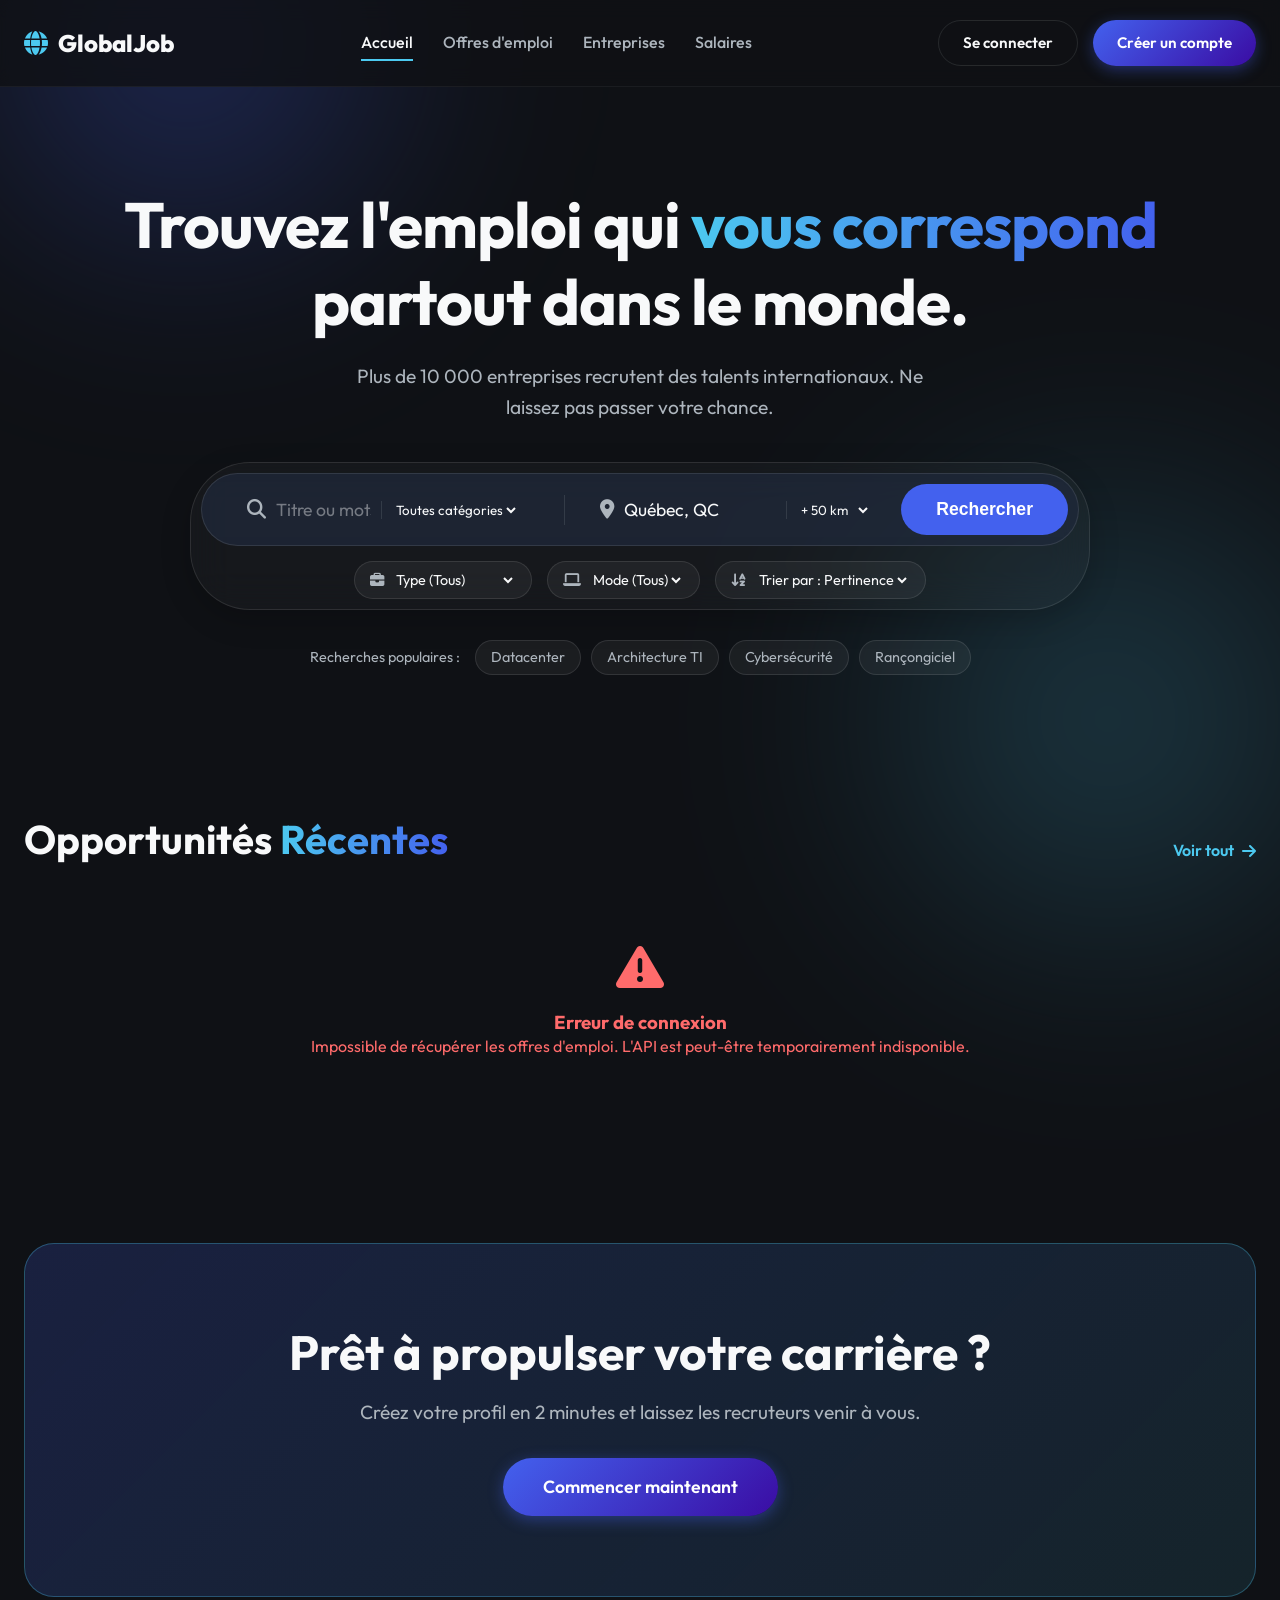
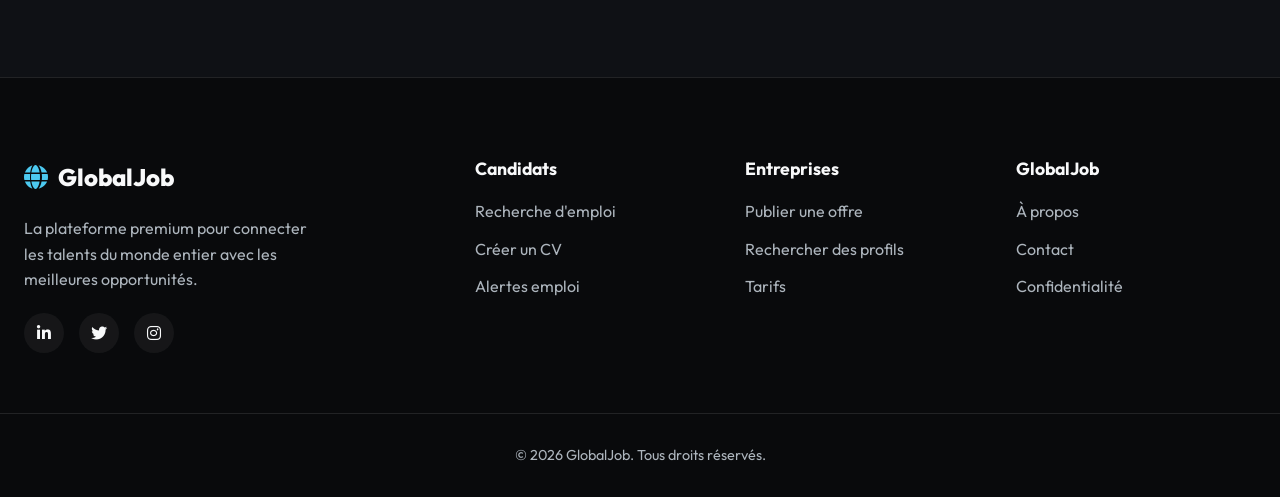
<file: index.html>
<!DOCTYPE html>
<html lang="fr">
<head>
    <meta charset="UTF-8">
    <meta name="viewport" content="width=device-width, initial-scale=1.0">
    <title>GlobalJob - Trouvez l'emploi de vos rêves</title>
    <meta name="description" content="Plateforme premium de recherche d'emplois à l'échelle globale. Découvrez les meilleures opportunités de carrière.">
    
    <!-- Google Fonts: Outfit -->
    <link rel="preconnect" href="https://fonts.googleapis.com">
    <link rel="preconnect" href="https://fonts.gstatic.com" crossorigin>
    <link href="https://fonts.googleapis.com/css2?family=Outfit:wght@300;400;500;600;700;800&display=swap" rel="stylesheet">
    
    <!-- FontAwesome for Icons -->
    <link rel="stylesheet" href="https://cdnjs.cloudflare.com/ajax/libs/font-awesome/6.4.0/css/all.min.css">
    
    <!-- Custom CSS -->
    <link rel="stylesheet" href="styles.css">
</head>
<body>
    <div class="bg-glow glow-1"></div>
    <div class="bg-glow glow-2"></div>

    <header class="navbar">
        <div class="container nav-container">
            <a href="#" class="logo">
                <i class="fa-solid fa-globe"></i>
                <span>GlobalJob</span>
            </a>
            <nav class="nav-links">
                <a href="#" class="active">Accueil</a>
                <a href="#">Offres d'emploi</a>
                <a href="#">Entreprises</a>
                <a href="#">Salaires</a>
            </nav>
            <div class="nav-actions">
                <a href="#" class="btn btn-outline">Se connecter</a>
                <a href="#" class="btn btn-primary">Créer un compte</a>
            </div>
        </div>
    </header>

    <main>
        <section class="hero">
            <div class="container hero-container">
                <div class="hero-content">
                    <h1 class="hero-title">Trouvez l'emploi qui <span>vous correspond</span> partout dans le monde.</h1>
                    <p class="hero-subtitle">Plus de 10 000 entreprises recrutent des talents internationaux. Ne laissez pas passer votre chance.</p>
                    
                    <div class="search-container">
                        <form id="search-form" style="display: flex; flex-direction: column; width: 100%; gap: 15px;">
                            <div class="search-bar" style="display: flex; align-items: center; width: 100%; background: rgba(30, 41, 59, 0.7); backdrop-filter: blur(10px); border: 1px solid rgba(255, 255, 255, 0.1); border-radius: 50px; padding: 10px 10px 10px 25px;">
                                <div class="input-group" style="flex: 1; display: flex; align-items: center; gap: 10px;">
                                    <i class="fa-solid fa-magnifying-glass"></i>
                                    <input type="text" id="job-title" value="" placeholder="Titre ou mots-clés..." autocomplete="off" style="border:none; background:transparent; outline:none; color:var(--text); width:100%;">
                                    <select id="job-category" style="border:none; background:transparent; outline:none; color:var(--text); cursor:pointer; padding-left: 10px; border-left: 1px solid rgba(255,255,255,0.1); margin-right: 10px; font-family: inherit;">
                                        <option value="all" style="color: black;">Toutes catégories</option>
                                        <option value="software-dev" style="color: black;">Développement</option>
                                        <option value="data" style="color: black;">Données</option>
                                        <option value="devops" style="color: black;">DevOps</option>
                                    </select>
                                </div>
                                <div class="divider" style="width: 1px; height: 30px; background: rgba(255, 255, 255, 0.1); margin: 0 15px;"></div>
                                <div class="input-group" style="flex: 1; display: flex; align-items: center; gap: 10px;">
                                    <i class="fa-solid fa-location-dot"></i>
                                    <input type="text" id="job-location" value="Québec, QC" placeholder="Ville, pays..." autocomplete="off" style="border:none; background:transparent; outline:none; color:var(--text); width:100%;">
                                    <select id="job-radius" style="border:none; background:transparent; outline:none; color:var(--text); cursor:pointer; padding-left: 10px; border-left: 1px solid rgba(255,255,255,0.1); margin-right: 10px; font-family: inherit;">
                                        <option value="10" style="color: black;">+ 10 km</option>
                                        <option value="25" style="color: black;">+ 25 km</option>
                                        <option value="50" selected style="color: black;">+ 50 km</option>
                                        <option value="100" style="color: black;">+ 100 km</option>
                                        <option value="0" style="color: black;">Partout</option>
                                    </select>
                                </div>
                                <button type="submit" class="btn btn-search">Rechercher</button>
                            </div>
                            
                            <!-- Filtres avancés (Sprint 7) -->
                            <div style="display: flex; gap: 15px; flex-wrap: wrap; justify-content: center; align-items: center;">
                                <div style="background: rgba(255,255,255,0.05); padding: 8px 15px; border-radius: 20px; border: 1px solid rgba(255,255,255,0.1); display: flex; align-items: center; gap: 8px;">
                                    <i class="fa-solid fa-briefcase" style="color: var(--text-muted); font-size: 0.9rem;"></i>
                                    <select id="filter-type" style="background: transparent; border: none; color: var(--text); outline: none; font-size: 0.9rem; cursor: pointer; font-family: inherit;">
                                        <option value="all" style="color: black;">Type (Tous)</option>
                                        <option value="temps plein" style="color: black;">Temps plein</option>
                                        <option value="contrat" style="color: black;">Contrat / Partiel</option>
                                    </select>
                                </div>
                                <div style="background: rgba(255,255,255,0.05); padding: 8px 15px; border-radius: 20px; border: 1px solid rgba(255,255,255,0.1); display: flex; align-items: center; gap: 8px;">
                                    <i class="fa-solid fa-laptop" style="color: var(--text-muted); font-size: 0.9rem;"></i>
                                    <select id="filter-mode" style="background: transparent; border: none; color: var(--text); outline: none; font-size: 0.9rem; cursor: pointer; font-family: inherit;">
                                        <option value="all" style="color: black;">Mode (Tous)</option>
                                        <option value="à distance" style="color: black;">À distance</option>
                                        <option value="hybride" style="color: black;">Hybride</option>
                                        <option value="présentiel" style="color: black;">Présentiel</option>
                                    </select>
                                </div>
                                <div style="background: rgba(255,255,255,0.05); padding: 8px 15px; border-radius: 20px; border: 1px solid rgba(255,255,255,0.1); display: flex; align-items: center; gap: 8px;">
                                    <i class="fa-solid fa-arrow-down-a-z" style="color: var(--text-muted); font-size: 0.9rem;"></i>
                                    <select id="sort-by" style="background: transparent; border: none; color: var(--text); outline: none; font-size: 0.9rem; cursor: pointer; font-family: inherit;">
                                        <option value="relevance" style="color: black;">Trier par : Pertinence</option>
                                        <option value="date" style="color: black;">Trier par : Récents</option>
                                    </select>
                                </div>
                            </div>
                        </form>
                    </div>
                    
                    <div class="popular-searches">
                        <span>Recherches populaires :</span>
                        <div class="tags">
                            <span class="tag">Datacenter</span>
                            <span class="tag">Architecture TI</span>
                            <span class="tag">Cybersécurité</span>
                            <span class="tag">Rançongiciel</span>
                        </div>
                    </div>
                </div>
            </div>
        </section>

        <section class="jobs-section">
            <div class="container">
                <div class="section-header">
                    <h2>Opportunités <span>Récentes</span></h2>
                    <a href="#" class="view-all">Voir tout <i class="fa-solid fa-arrow-right"></i></a>
                </div>
                
                <div class="jobs-grid" id="jobs-container">
                    <!-- Job cards will be injected here by JS -->
                </div>
                
                <div id="loader" class="loader hidden">
                    <div class="spinner"></div>
                </div>
            </div>
        </section>

        <section class="cta-section">
            <div class="container">
                <div class="cta-card">
                    <div class="cta-content">
                        <h2>Prêt à propulser votre carrière ?</h2>
                        <p>Créez votre profil en 2 minutes et laissez les recruteurs venir à vous.</p>
                        <a href="#" class="btn btn-primary btn-large">Commencer maintenant</a>
                    </div>
                </div>
            </div>
        </section>
    </main>

    <footer>
        <div class="container footer-container">
            <div class="footer-brand">
                <a href="#" class="logo">
                    <i class="fa-solid fa-globe"></i>
                    <span>GlobalJob</span>
                </a>
                <p>La plateforme premium pour connecter les talents du monde entier avec les meilleures opportunités.</p>
                <div class="social-links">
                    <a href="#"><i class="fa-brands fa-linkedin-in"></i></a>
                    <a href="#"><i class="fa-brands fa-twitter"></i></a>
                    <a href="#"><i class="fa-brands fa-instagram"></i></a>
                </div>
            </div>
            <div class="footer-links">
                <div class="link-group">
                    <h3>Candidats</h3>
                    <a href="#">Recherche d'emploi</a>
                    <a href="#">Créer un CV</a>
                    <a href="#">Alertes emploi</a>
                </div>
                <div class="link-group">
                    <h3>Entreprises</h3>
                    <a href="#">Publier une offre</a>
                    <a href="#">Rechercher des profils</a>
                    <a href="#">Tarifs</a>
                </div>
                <div class="link-group">
                    <h3>GlobalJob</h3>
                    <a href="#">À propos</a>
                    <a href="#">Contact</a>
                    <a href="#">Confidentialité</a>
                </div>
            </div>
        </div>
        <div class="container footer-bottom">
            <p>&copy; 2026 GlobalJob. Tous droits réservés.</p>
        </div>
    </footer>

    <script src="script.js"></script>
</body>
</html>
</file>
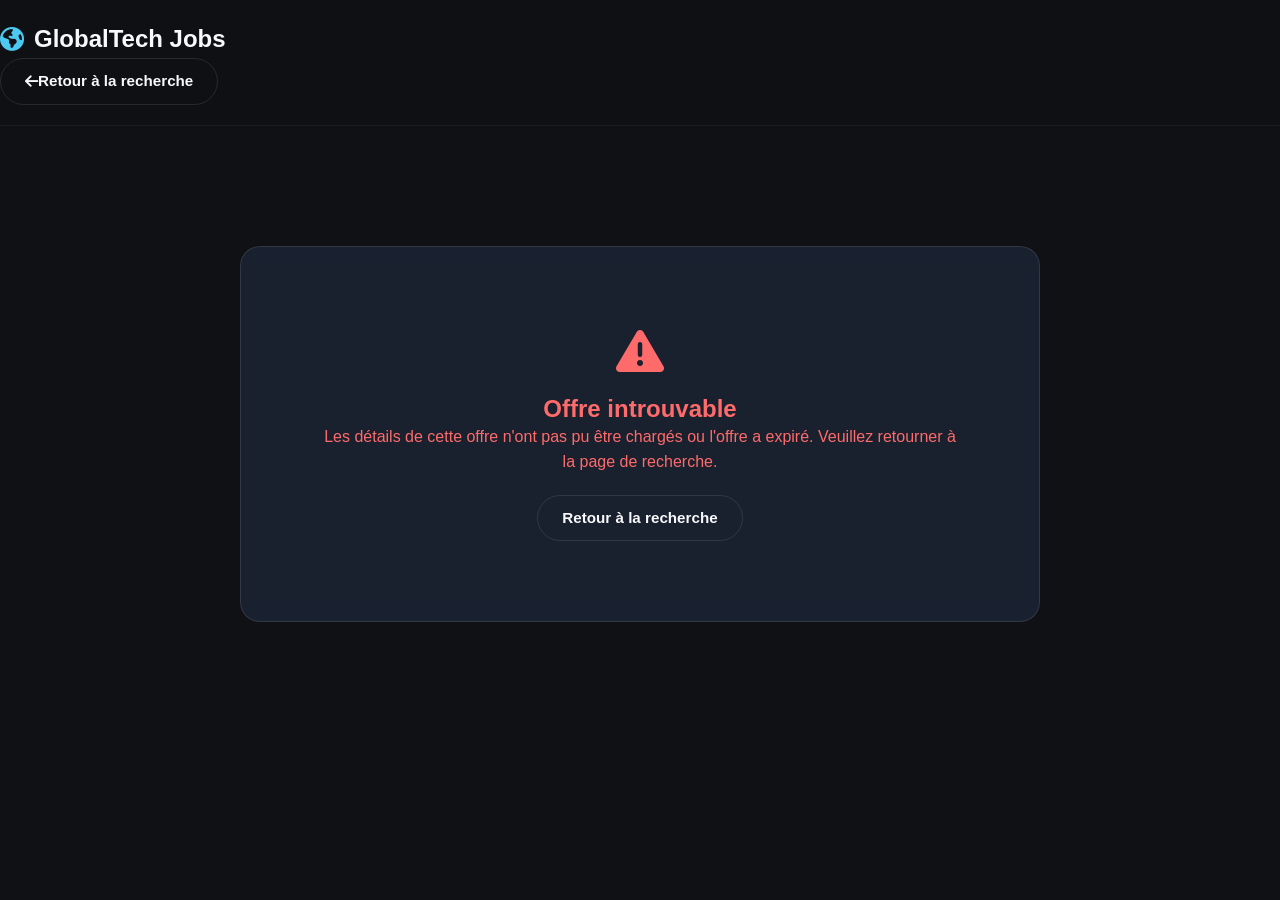
<file: details.html>
<!DOCTYPE html>
<html lang="fr">
<head>
    <meta charset="UTF-8">
    <meta name="viewport" content="width=device-width, initial-scale=1.0">
    <title>Détails de l'offre - GlobalTech Jobs</title>
    <link href="https://fonts.googleapis.com/css2?family=Inter:wght@300;400;500;600;700&display=swap" rel="stylesheet">
    <link rel="stylesheet" href="https://cdnjs.cloudflare.com/ajax/libs/font-awesome/6.4.0/css/all.min.css">
    <link rel="stylesheet" href="styles.css">
    <style>
        .details-container {
            max-width: 800px;
            margin: 120px auto 60px;
            padding: 40px;
            background: rgba(30, 41, 59, 0.7);
            backdrop-filter: blur(10px);
            border: 1px solid rgba(255, 255, 255, 0.1);
            border-radius: 20px;
            animation: fadeIn 0.5s ease-out forwards;
        }
        .header-info {
            display: flex;
            align-items: center;
            gap: 20px;
            margin-bottom: 30px;
            padding-bottom: 30px;
            border-bottom: 1px solid rgba(255, 255, 255, 0.1);
        }
        .header-logo {
            width: 80px;
            height: 80px;
            background: white;
            border-radius: 12px;
            display: flex;
            align-items: center;
            justify-content: center;
            overflow: hidden;
            flex-shrink: 0;
        }
        .header-logo img {
            width: 100%;
            height: 100%;
            object-fit: contain;
        }
        .header-logo i {
            font-size: 2.5rem;
            color: var(--accent);
        }
        .job-title-large {
            font-size: 2rem;
            color: var(--text);
            margin-bottom: 10px;
            line-height: 1.2;
        }
        .company-name-large {
            font-size: 1.2rem;
            color: var(--accent);
            font-weight: 500;
        }
        .meta-badges {
            display: flex;
            gap: 15px;
            flex-wrap: wrap;
            margin-bottom: 30px;
        }
        .meta-badge {
            background: rgba(255,255,255,0.05);
            padding: 8px 15px;
            border-radius: 20px;
            font-size: 0.9rem;
            display: flex;
            align-items: center;
            gap: 8px;
        }
        .description-content {
            line-height: 1.8;
            color: var(--text-muted);
            margin-bottom: 40px;
            font-size: 1.05rem;
        }
        .description-content h1, .description-content h2, .description-content h3, .description-content h4 {
            color: var(--text);
            margin-top: 30px;
            margin-bottom: 15px;
        }
        .description-content ul, .description-content ol {
            padding-left: 20px;
            margin-bottom: 20px;
        }
        .description-content li {
            margin-bottom: 10px;
        }
        .description-content a {
            color: var(--accent);
            text-decoration: none;
        }
        .apply-section {
            text-align: center;
            padding-top: 30px;
            border-top: 1px solid rgba(255, 255, 255, 0.1);
        }
        .btn-large {
            padding: 15px 40px;
            font-size: 1.1rem;
        }
        @media (max-width: 768px) {
            .header-info {
                flex-direction: column;
                text-align: center;
            }
            .job-title-large {
                font-size: 1.5rem;
            }
        }
    </style>
</head>
<body>
    <nav class="navbar">
        <div class="logo" style="cursor: pointer;" onclick="window.location.href='index.html'">
            <i class="fa-solid fa-earth-americas"></i>
            GlobalTech Jobs
        </div>
        <a href="index.html" class="btn btn-outline" style="text-decoration: none;"><i class="fa-solid fa-arrow-left"></i> Retour à la recherche</a>
    </nav>

    <div class="container">
        <div id="details-content" class="details-container">
            <div style="text-align: center; padding: 50px;">
                <div class="loader" style="display: flex;">
                    <div class="spinner"></div>
                </div>
                <p style="margin-top: 20px;">Chargement des détails de l'offre...</p>
            </div>
        </div>
    </div>

    <script>
        document.addEventListener('DOMContentLoaded', () => {
            const detailsContent = document.getElementById('details-content');
            
            try {
                // Get job from localStorage
                const jobData = localStorage.getItem('selectedJob');
                if (!jobData) {
                    throw new Error("Aucune offre sélectionnée");
                }
                
                const job = JSON.parse(jobData);
                
                const logoHtml = job.company_logo_url 
                    ? `<img src="${job.company_logo_url}" alt="${job.company_name} logo">`
                    : `<i class="fa-solid fa-building"></i>`;
                    
                const jobType = job.job_type ? job.job_type.replace('_', ' ') : 'Non spécifié';
                const salary = job.salary ? job.salary : 'Salaire compétitif';
                const description = job.description || "<p>Aucune description détaillée n'est disponible pour cette offre.</p>";
                
                // Format Date
                let dateStr = "Récemment";
                if (job.publication_date) {
                    const date = new Date(job.publication_date);
                    dateStr = date.toLocaleDateString('fr-FR', { day: 'numeric', month: 'long', year: 'numeric' });
                }

                detailsContent.innerHTML = `
                    <div class="header-info">
                        <div class="header-logo">
                            ${logoHtml}
                        </div>
                        <div>
                            <h1 class="job-title-large">${job.title}</h1>
                            <div class="company-name-large">${job.company_name}</div>
                        </div>
                    </div>
                    
                    <div class="meta-badges">
                        <div class="meta-badge"><i class="fa-solid fa-location-dot"></i> ${job.candidate_required_location || 'Worldwide'}</div>
                        <div class="meta-badge"><i class="fa-solid fa-briefcase"></i> <span style="text-transform: capitalize;">${jobType}</span></div>
                        <div class="meta-badge"><i class="fa-solid fa-money-bill-wave"></i> ${salary}</div>
                        <div class="meta-badge"><i class="fa-regular fa-clock"></i> Publié le ${dateStr}</div>
                        <div class="meta-badge" style="background: rgba(76, 201, 240, 0.1); color: var(--accent);"><i class="fa-solid fa-share-nodes"></i> Source: ${job.source || "Remotive.com"}</div>
                    </div>
                    
                    <div class="description-content">
                        ${description}
                    </div>
                    
                    <div class="apply-section">
                        <a href="${job.url}" target="_blank" rel="noopener noreferrer" class="btn btn-apply btn-large">Postuler sur le site de l'entreprise</a>
                    </div>
                `;
                
                // Update page title
                document.title = `${job.title} chez ${job.company_name} - GlobalTech Jobs`;
                
            } catch (e) {
                console.error(e);
                detailsContent.innerHTML = `
                    <div style="text-align: center; padding: 40px; color: #ff6b6b;">
                        <i class="fa-solid fa-triangle-exclamation" style="font-size: 3rem; margin-bottom: 20px;"></i>
                        <h2>Offre introuvable</h2>
                        <p>Les détails de cette offre n'ont pas pu être chargés ou l'offre a expiré. Veuillez retourner à la page de recherche.</p>
                        <a href="index.html" class="btn btn-outline" style="margin-top: 20px; display: inline-block; text-decoration: none;">Retour à la recherche</a>
                    </div>
                `;
            }
        });
    </script>
</body>
</html>
</file>
<file: styles.css>
:root {
    --bg-dark: #0f1115;
    --bg-darker: #090a0c;
    --bg-card: rgba(255, 255, 255, 0.03);
    --bg-card-hover: rgba(255, 255, 255, 0.08);
    
    --primary: #4361ee;
    --primary-glow: rgba(67, 97, 238, 0.4);
    --accent: #4cc9f0;
    
    --text-main: #f8f9fa;
    --text-muted: #adb5bd;
    
    --border-color: rgba(255, 255, 255, 0.1);
    
    --transition-fast: 0.2s ease;
    --transition-normal: 0.3s cubic-bezier(0.175, 0.885, 0.32, 1.275);
    
    --font-main: 'Outfit', sans-serif;
}

* {
    margin: 0;
    padding: 0;
    box-sizing: border-box;
}

body {
    font-family: var(--font-main);
    background-color: var(--bg-dark);
    color: var(--text-main);
    line-height: 1.6;
    overflow-x: hidden;
    position: relative;
}

/* Background Glow Effects */
.bg-glow {
    position: absolute;
    border-radius: 50%;
    filter: blur(120px);
    z-index: -1;
    opacity: 0.5;
}

.glow-1 {
    top: -10%;
    left: -5%;
    width: 500px;
    height: 500px;
    background: radial-gradient(circle, var(--primary) 0%, transparent 70%);
}

.glow-2 {
    top: 20%;
    right: -10%;
    width: 600px;
    height: 600px;
    background: radial-gradient(circle, var(--accent) 0%, transparent 70%);
    opacity: 0.3;
}

.container {
    max-width: 1280px;
    margin: 0 auto;
    padding: 0 24px;
}

/* Typography */
h1, h2, h3 {
    line-height: 1.2;
    font-weight: 700;
}

h1 span, h2 span {
    background: linear-gradient(90deg, var(--accent), var(--primary));
    -webkit-background-clip: text;
    -webkit-text-fill-color: transparent;
}

a {
    text-decoration: none;
    color: inherit;
    transition: var(--transition-fast);
}

/* Buttons */
.btn {
    display: inline-flex;
    align-items: center;
    justify-content: center;
    padding: 10px 24px;
    border-radius: 50px;
    font-weight: 600;
    font-size: 0.95rem;
    cursor: pointer;
    transition: var(--transition-normal);
    border: none;
}

.btn-primary {
    background: linear-gradient(135deg, var(--primary), #3a0ca3);
    color: white;
    box-shadow: 0 4px 15px var(--primary-glow);
}

.btn-primary:hover {
    transform: translateY(-2px);
    box-shadow: 0 8px 25px var(--primary-glow);
}

.btn-outline {
    background: transparent;
    border: 1px solid var(--border-color);
    color: var(--text-main);
}

.btn-outline:hover {
    border-color: var(--text-main);
    background: rgba(255, 255, 255, 0.05);
}

/* Navbar */
.navbar {
    padding: 20px 0;
    position: sticky;
    top: 0;
    z-index: 100;
    backdrop-filter: blur(10px);
    -webkit-backdrop-filter: blur(10px);
    border-bottom: 1px solid rgba(255, 255, 255, 0.05);
    background: rgba(15, 17, 21, 0.8);
}

.nav-container {
    display: flex;
    justify-content: space-between;
    align-items: center;
}

.logo {
    display: flex;
    align-items: center;
    gap: 10px;
    font-size: 1.5rem;
    font-weight: 800;
}

.logo i {
    color: var(--accent);
}

.nav-links {
    display: flex;
    gap: 30px;
}

.nav-links a {
    color: var(--text-muted);
    font-weight: 500;
    position: relative;
}

.nav-links a:hover, .nav-links a.active {
    color: var(--text-main);
}

.nav-links a::after {
    content: '';
    position: absolute;
    bottom: -5px;
    left: 0;
    width: 0;
    height: 2px;
    background: var(--accent);
    transition: var(--transition-fast);
}

.nav-links a:hover::after, .nav-links a.active::after {
    width: 100%;
}

.nav-actions {
    display: flex;
    gap: 15px;
}

/* Hero Section */
.hero {
    padding: 100px 0 80px;
    text-align: center;
}

.hero-title {
    font-size: 4rem;
    margin-bottom: 20px;
    letter-spacing: -1px;
}

.hero-subtitle {
    font-size: 1.2rem;
    color: var(--text-muted);
    max-width: 600px;
    margin: 0 auto 40px;
}

/* Search Bar */
.search-container {
    max-width: 900px;
    margin: 0 auto 30px;
    background: var(--bg-card);
    border: 1px solid var(--border-color);
    border-radius: 60px;
    padding: 10px;
    backdrop-filter: blur(20px);
    box-shadow: 0 10px 30px rgba(0,0,0,0.2);
}

.search-bar {
    display: flex;
    align-items: center;
}

.input-group {
    display: flex;
    align-items: center;
    flex: 1;
    padding: 0 20px;
    gap: 15px;
}

.input-group i {
    color: var(--text-muted);
    font-size: 1.2rem;
}

.input-group input {
    background: transparent;
    border: none;
    color: var(--text-main);
    font-size: 1.1rem;
    width: 100%;
    font-family: inherit;
    outline: none;
}

.input-group input::placeholder {
    color: rgba(255, 255, 255, 0.4);
}

.divider {
    width: 1px;
    height: 40px;
    background: var(--border-color);
}

.btn-search {
    background: var(--primary);
    color: white;
    padding: 15px 35px;
    font-size: 1.1rem;
    border-radius: 50px;
}

.btn-search:hover {
    background: var(--accent);
    transform: scale(1.02);
}

.popular-searches {
    display: flex;
    align-items: center;
    justify-content: center;
    gap: 15px;
    color: var(--text-muted);
    font-size: 0.9rem;
}

.tags {
    display: flex;
    gap: 10px;
    flex-wrap: wrap;
}

.tag {
    background: rgba(255, 255, 255, 0.05);
    padding: 5px 15px;
    border-radius: 20px;
    border: 1px solid rgba(255, 255, 255, 0.1);
    cursor: pointer;
    transition: var(--transition-fast);
}

.tag:hover {
    background: rgba(255, 255, 255, 0.1);
    color: var(--text-main);
}

/* Jobs Section */
.jobs-section {
    padding: 60px 0;
}

.section-header {
    display: flex;
    justify-content: space-between;
    align-items: flex-end;
    margin-bottom: 40px;
}

.section-header h2 {
    font-size: 2.5rem;
}

.view-all {
    color: var(--accent);
    font-weight: 600;
    display: flex;
    align-items: center;
    gap: 8px;
}

.view-all:hover {
    gap: 12px;
}

.jobs-grid {
    display: grid;
    grid-template-columns: repeat(auto-fill, minmax(350px, 1fr));
    gap: 30px;
    min-height: 200px; /* Minimum height for loader */
}

/* Loader Styles */
.loader {
    display: flex;
    justify-content: center;
    align-items: center;
    padding: 40px 0;
    width: 100%;
}

.spinner {
    width: 50px;
    height: 50px;
    border: 5px solid rgba(76, 201, 240, 0.2);
    border-top-color: var(--accent);
    border-radius: 50%;
    animation: spin 1s linear infinite;
}

@keyframes spin {
    to { transform: rotate(360deg); }
}

.hidden {
    display: none !important;
}

/* Job Card */
.job-card {
    background: var(--bg-card);
    border: 1px solid var(--border-color);
    border-radius: 20px;
    padding: 30px;
    transition: var(--transition-normal);
    position: relative;
    overflow: hidden;
    display: flex;
    flex-direction: column;
    gap: 20px;
}

.job-card::before {
    content: '';
    position: absolute;
    top: 0;
    left: 0;
    width: 4px;
    height: 0;
    background: var(--accent);
    transition: var(--transition-normal);
}

.job-card:hover {
    transform: translateY(-10px);
    background: var(--bg-card-hover);
    box-shadow: 0 20px 40px rgba(0, 0, 0, 0.3);
    border-color: rgba(255, 255, 255, 0.2);
}

.job-card:hover::before {
    height: 100%;
}

.job-header {
    display: flex;
    justify-content: space-between;
    align-items: flex-start;
}

.company-logo {
    width: 50px;
    height: 50px;
    border-radius: 12px;
    background: #fff;
    display: flex;
    align-items: center;
    justify-content: center;
    font-size: 1.5rem;
    color: var(--bg-dark);
}

.job-type {
    background: rgba(76, 201, 240, 0.1);
    color: var(--accent);
    padding: 5px 12px;
    border-radius: 20px;
    font-size: 0.8rem;
    font-weight: 600;
}

.job-info h3 {
    font-size: 1.3rem;
    margin-bottom: 5px;
}

.company-name {
    color: var(--text-muted);
    font-size: 0.95rem;
}

.job-meta {
    display: flex;
    gap: 15px;
    color: var(--text-muted);
    font-size: 0.9rem;
}

.job-meta span {
    display: flex;
    align-items: center;
    gap: 6px;
}

.job-footer {
    display: flex;
    justify-content: space-between;
    align-items: center;
    margin-top: auto;
    padding-top: 15px;
    border-top: 1px solid var(--border-color);
}

.salary {
    font-weight: 700;
    font-size: 1.1rem;
    color: var(--text-main);
}

.btn-apply {
    background: rgba(255, 255, 255, 0.05);
    padding: 8px 20px;
}

.job-card:hover .btn-apply {
    background: var(--primary);
    color: white;
}

/* CTA Section */
.cta-section {
    padding: 80px 0;
}

.cta-card {
    background: linear-gradient(135deg, rgba(67, 97, 238, 0.2), rgba(76, 201, 240, 0.1));
    border: 1px solid rgba(76, 201, 240, 0.3);
    border-radius: 30px;
    padding: 80px 40px;
    text-align: center;
    position: relative;
    overflow: hidden;
}

.cta-content {
    position: relative;
    z-index: 2;
}

.cta-card h2 {
    font-size: 3rem;
    margin-bottom: 15px;
}

.cta-card p {
    font-size: 1.2rem;
    color: var(--text-muted);
    margin-bottom: 30px;
}

.btn-large {
    padding: 15px 40px;
    font-size: 1.1rem;
}

/* Footer */
footer {
    background: var(--bg-darker);
    padding: 80px 0 30px;
    border-top: 1px solid var(--border-color);
}

.footer-container {
    display: grid;
    grid-template-columns: 1fr 2fr;
    gap: 60px;
    margin-bottom: 60px;
}

.footer-brand p {
    color: var(--text-muted);
    margin: 20px 0;
    max-width: 300px;
}

.social-links {
    display: flex;
    gap: 15px;
}

.social-links a {
    display: flex;
    align-items: center;
    justify-content: center;
    width: 40px;
    height: 40px;
    border-radius: 50%;
    background: rgba(255, 255, 255, 0.05);
    color: var(--text-main);
}

.social-links a:hover {
    background: var(--primary);
    transform: translateY(-3px);
}

.footer-links {
    display: grid;
    grid-template-columns: repeat(3, 1fr);
    gap: 30px;
}

.link-group h3 {
    font-size: 1.1rem;
    margin-bottom: 20px;
}

.link-group a {
    display: block;
    color: var(--text-muted);
    margin-bottom: 12px;
}

.link-group a:hover {
    color: var(--accent);
    transform: translateX(5px);
}

.footer-bottom {
    text-align: center;
    color: var(--text-muted);
    font-size: 0.9rem;
    padding-top: 30px;
    border-top: 1px solid var(--border-color);
}

/* Responsive Design */
@media (max-width: 992px) {
    .hero-title {
        font-size: 3rem;
    }
    .search-bar {
        flex-direction: column;
        border-radius: 20px;
        padding: 20px;
        gap: 15px;
    }
    .divider {
        width: 100%;
        height: 1px;
    }
    .btn-search {
        width: 100%;
    }
    .footer-container {
        grid-template-columns: 1fr;
    }
}

@media (max-width: 768px) {
    .nav-links {
        display: none;
    }
    .hero-title {
        font-size: 2.5rem;
    }
    .jobs-grid {
        grid-template-columns: 1fr;
    }
    .cta-card h2 {
        font-size: 2rem;
    }
    .footer-links {
        grid-template-columns: 1fr;
    }
}

/* Animations */
@keyframes fadeIn {
    from { opacity: 0; transform: translateY(20px); }
    to { opacity: 1; transform: translateY(0); }
}

.animate-fade-in {
    animation: fadeIn 0.6s cubic-bezier(0.175, 0.885, 0.32, 1.275) forwards;
}

.delay-1 { animation-delay: 0.1s; }
.delay-2 { animation-delay: 0.2s; }
.delay-3 { animation-delay: 0.3s; }
</file>
